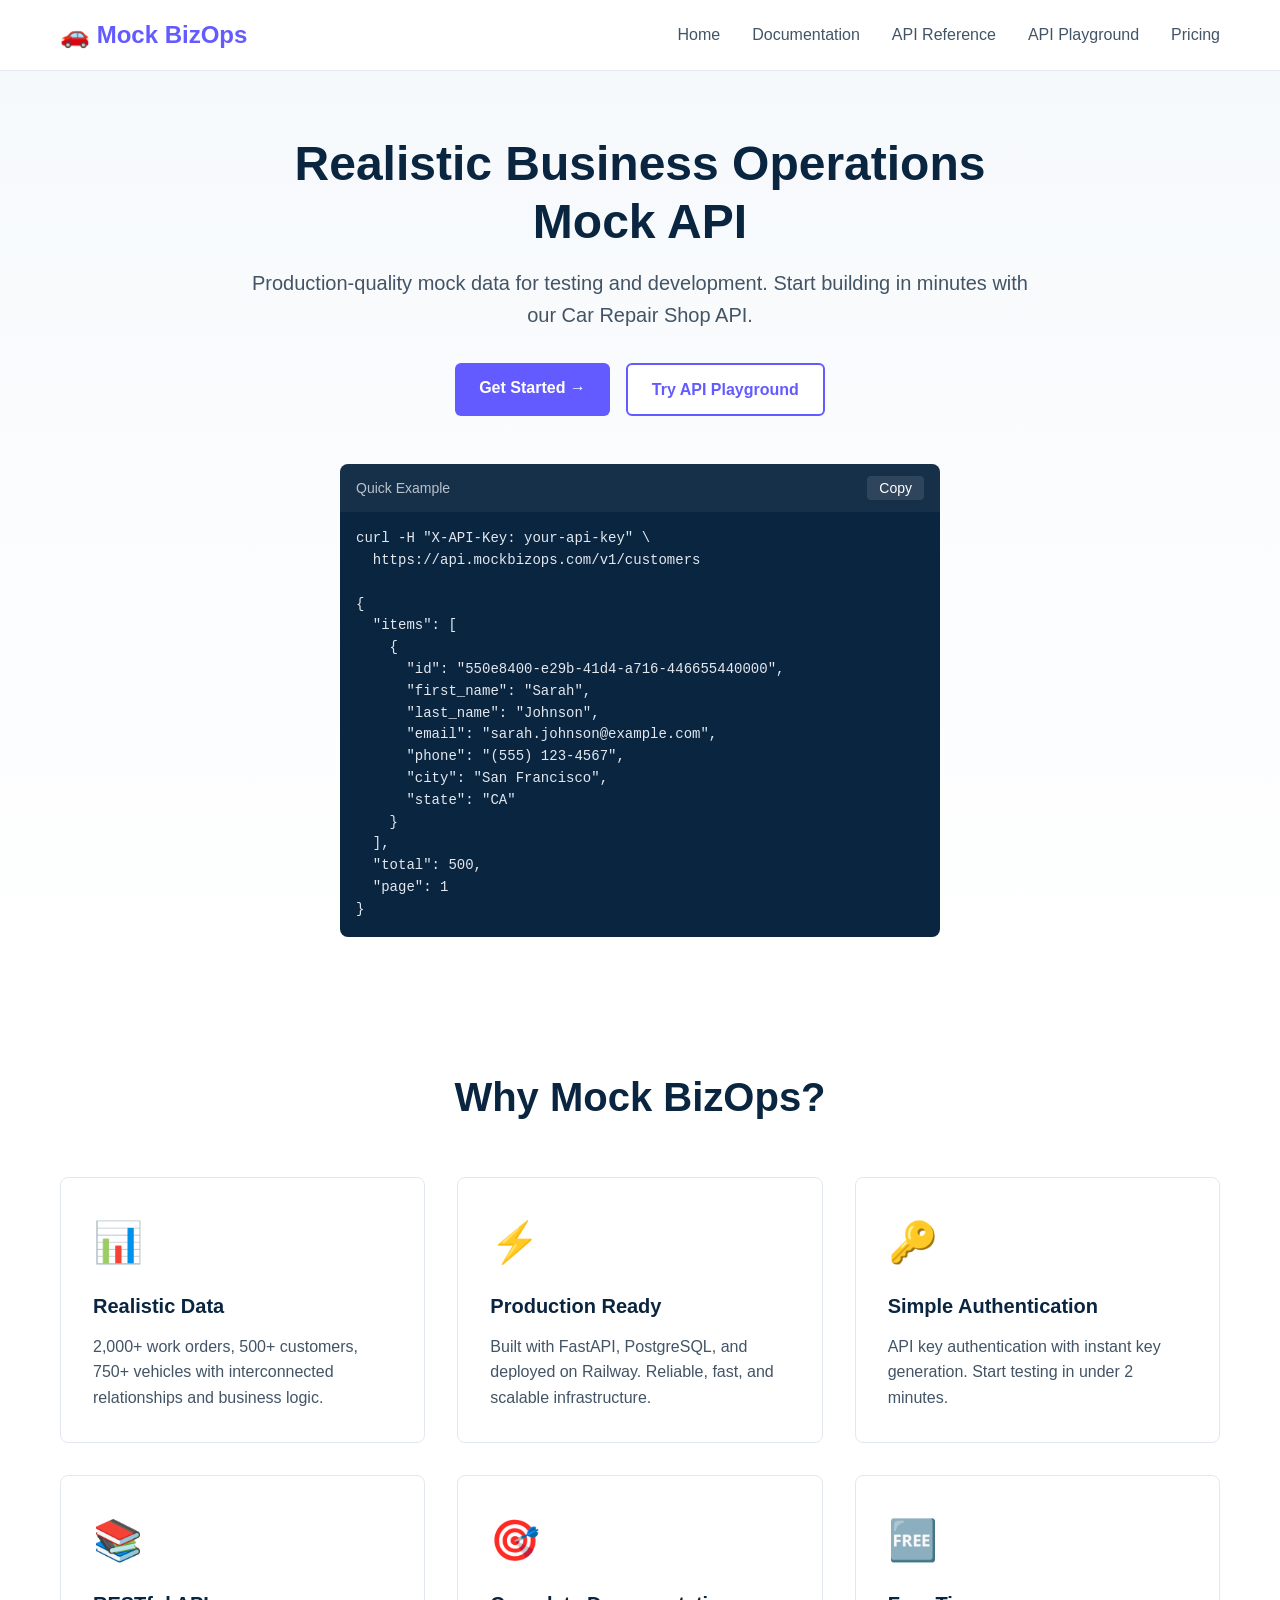
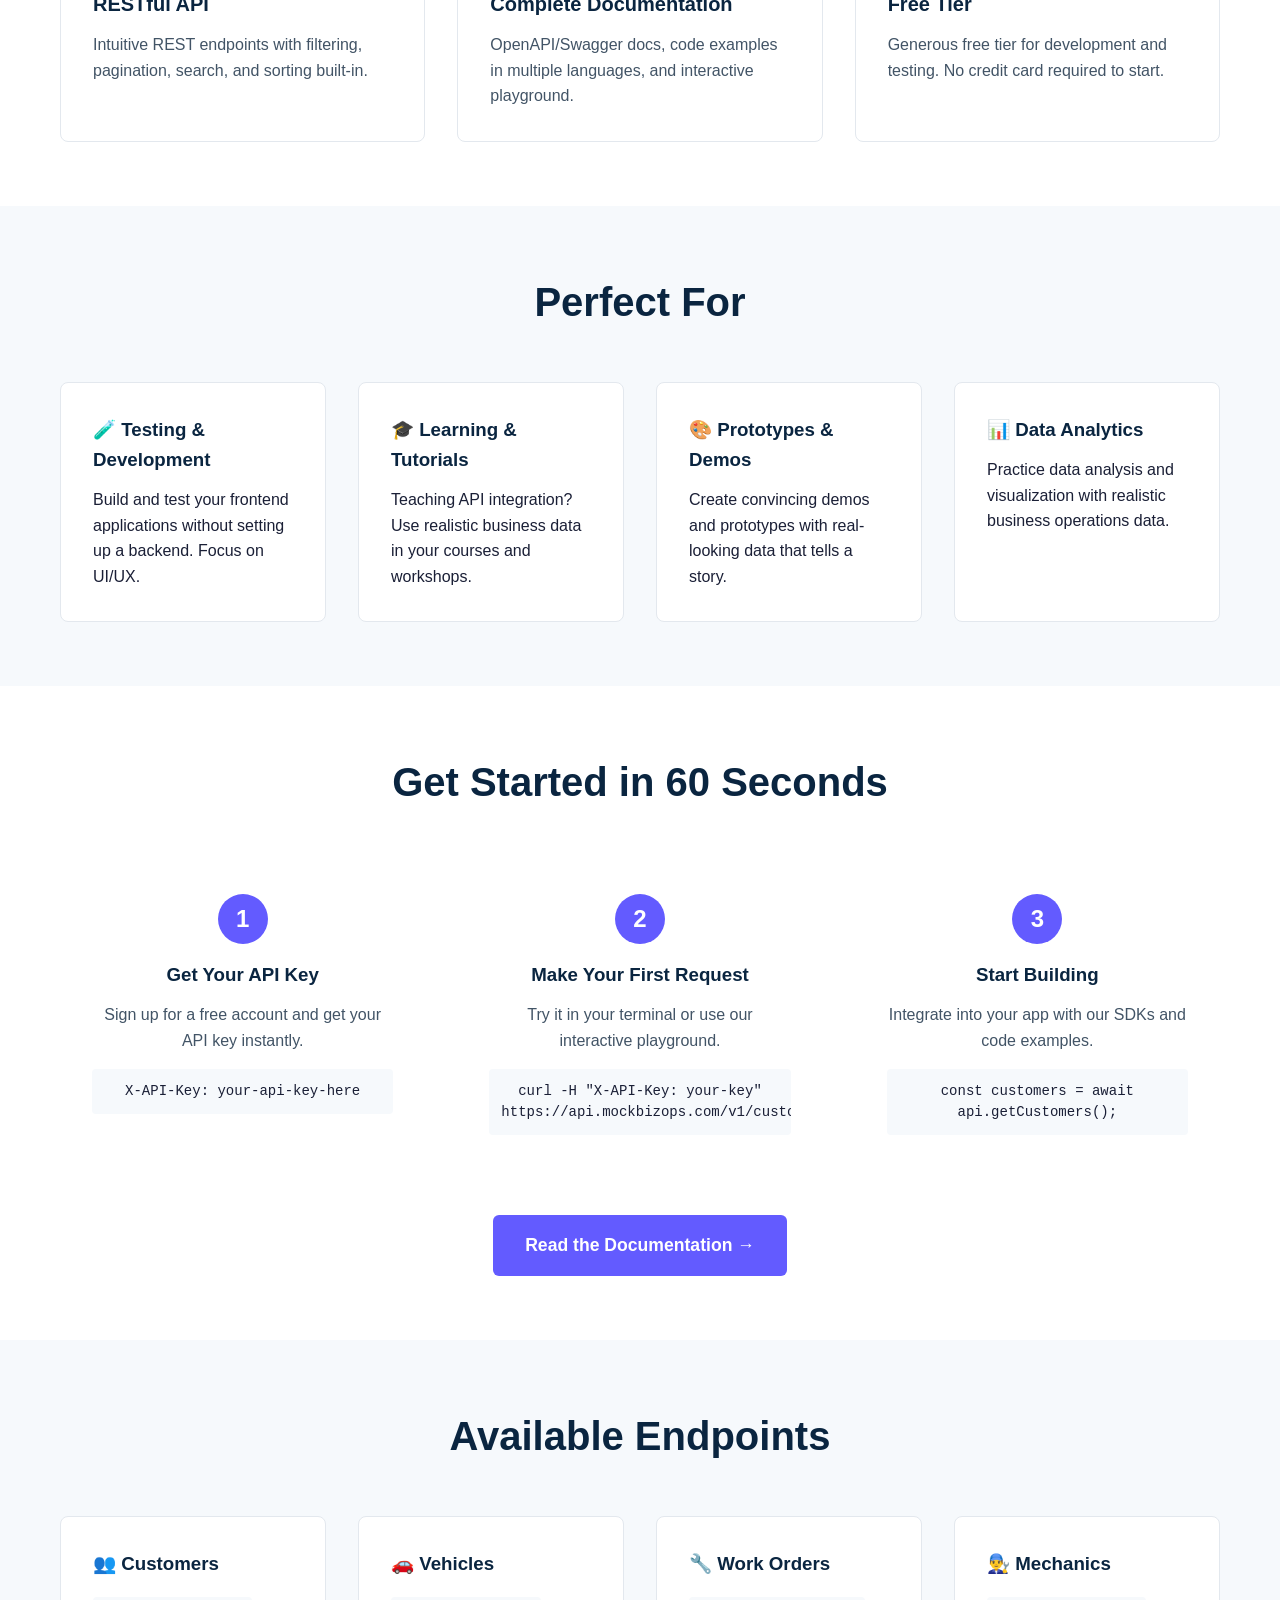
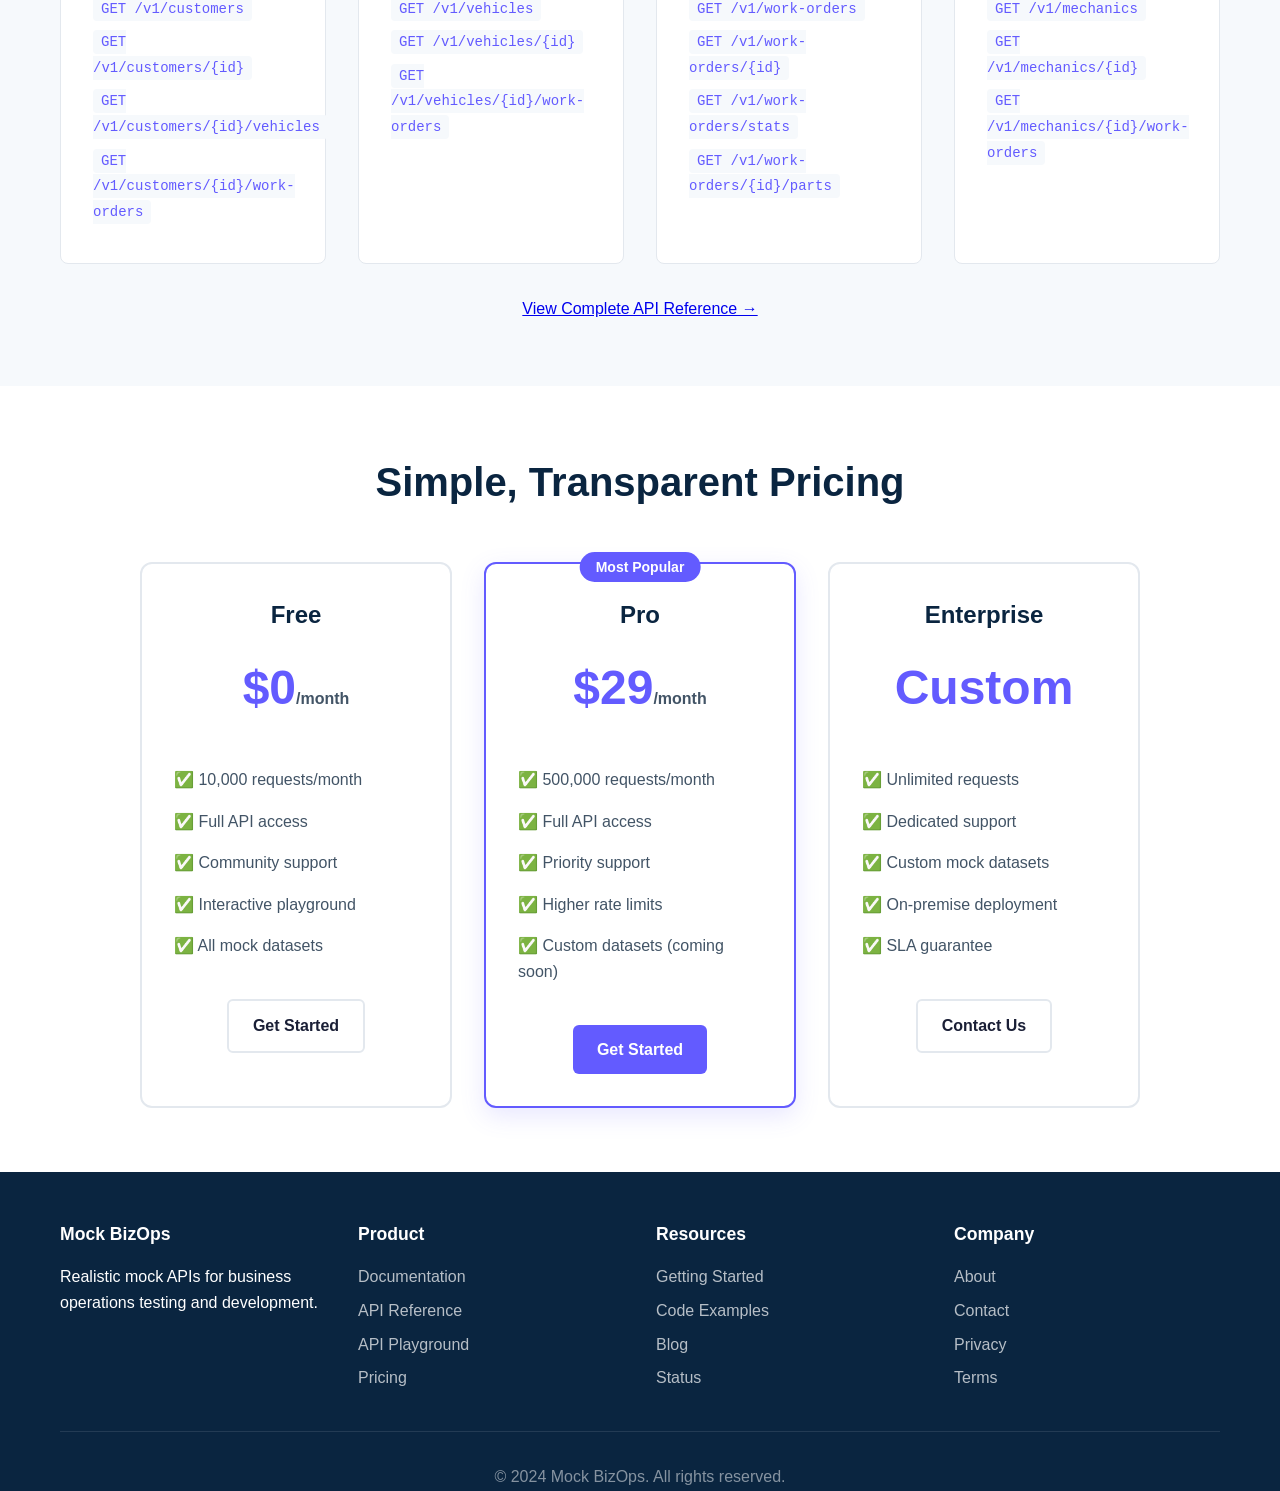
<file: docs-site/index.html>
<!DOCTYPE html>
<html lang="en">
<head>
    <meta charset="UTF-8">
    <meta name="viewport" content="width=device-width, initial-scale=1.0">
    <title>Mock BizOps - Car Repair Shop API</title>
    <link rel="stylesheet" href="css/style.css">
</head>
<body>
    <nav class="navbar">
        <div class="container">
            <div class="nav-brand">
                <h2>🚗 Mock BizOps</h2>
            </div>
            <ul class="nav-links">
                <li><a href="index.html">Home</a></li>
                <li><a href="docs.html">Documentation</a></li>
                <li><a href="api-reference.html">API Reference</a></li>
                <li><a href="playground.html">API Playground</a></li>
                <li><a href="#pricing">Pricing</a></li>
            </ul>
        </div>
    </nav>

    <header class="hero">
        <div class="container">
            <div class="hero-content">
                <h1>Realistic Business Operations Mock API</h1>
                <p class="subtitle">Production-quality mock data for testing and development. Start building in minutes with our Car Repair Shop API.</p>
                <div class="cta-buttons">
                    <a href="docs.html" class="btn btn-primary">Get Started →</a>
                    <a href="playground.html" class="btn btn-secondary">Try API Playground</a>
                </div>

                <div class="code-preview">
                    <div class="code-header">
                        <span>Quick Example</span>
                        <button class="copy-btn" onclick="copyCode('hero-code')">Copy</button>
                    </div>
                    <pre><code id="hero-code">curl -H "X-API-Key: your-api-key" \
  https://api.mockbizops.com/v1/customers

{
  "items": [
    {
      "id": "550e8400-e29b-41d4-a716-446655440000",
      "first_name": "Sarah",
      "last_name": "Johnson",
      "email": "sarah.johnson@example.com",
      "phone": "(555) 123-4567",
      "city": "San Francisco",
      "state": "CA"
    }
  ],
  "total": 500,
  "page": 1
}</code></pre>
                </div>
            </div>
        </div>
    </header>

    <section class="features">
        <div class="container">
            <h2>Why Mock BizOps?</h2>
            <div class="feature-grid">
                <div class="feature-card">
                    <div class="feature-icon">📊</div>
                    <h3>Realistic Data</h3>
                    <p>2,000+ work orders, 500+ customers, 750+ vehicles with interconnected relationships and business logic.</p>
                </div>
                <div class="feature-card">
                    <div class="feature-icon">⚡</div>
                    <h3>Production Ready</h3>
                    <p>Built with FastAPI, PostgreSQL, and deployed on Railway. Reliable, fast, and scalable infrastructure.</p>
                </div>
                <div class="feature-card">
                    <div class="feature-icon">🔑</div>
                    <h3>Simple Authentication</h3>
                    <p>API key authentication with instant key generation. Start testing in under 2 minutes.</p>
                </div>
                <div class="feature-card">
                    <div class="feature-icon">📚</div>
                    <h3>RESTful API</h3>
                    <p>Intuitive REST endpoints with filtering, pagination, search, and sorting built-in.</p>
                </div>
                <div class="feature-card">
                    <div class="feature-icon">🎯</div>
                    <h3>Complete Documentation</h3>
                    <p>OpenAPI/Swagger docs, code examples in multiple languages, and interactive playground.</p>
                </div>
                <div class="feature-card">
                    <div class="feature-icon">🆓</div>
                    <h3>Free Tier</h3>
                    <p>Generous free tier for development and testing. No credit card required to start.</p>
                </div>
            </div>
        </div>
    </section>

    <section class="use-cases">
        <div class="container">
            <h2>Perfect For</h2>
            <div class="use-case-grid">
                <div class="use-case">
                    <h3>🧪 Testing & Development</h3>
                    <p>Build and test your frontend applications without setting up a backend. Focus on UI/UX.</p>
                </div>
                <div class="use-case">
                    <h3>🎓 Learning & Tutorials</h3>
                    <p>Teaching API integration? Use realistic business data in your courses and workshops.</p>
                </div>
                <div class="use-case">
                    <h3>🎨 Prototypes & Demos</h3>
                    <p>Create convincing demos and prototypes with real-looking data that tells a story.</p>
                </div>
                <div class="use-case">
                    <h3>📊 Data Analytics</h3>
                    <p>Practice data analysis and visualization with realistic business operations data.</p>
                </div>
            </div>
        </div>
    </section>

    <section class="quick-start">
        <div class="container">
            <h2>Get Started in 60 Seconds</h2>
            <div class="steps">
                <div class="step">
                    <div class="step-number">1</div>
                    <h3>Get Your API Key</h3>
                    <p>Sign up for a free account and get your API key instantly.</p>
                    <code>X-API-Key: your-api-key-here</code>
                </div>
                <div class="step">
                    <div class="step-number">2</div>
                    <h3>Make Your First Request</h3>
                    <p>Try it in your terminal or use our interactive playground.</p>
                    <code>curl -H "X-API-Key: your-key" https://api.mockbizops.com/v1/customers</code>
                </div>
                <div class="step">
                    <div class="step-number">3</div>
                    <h3>Start Building</h3>
                    <p>Integrate into your app with our SDKs and code examples.</p>
                    <code>const customers = await api.getCustomers();</code>
                </div>
            </div>
            <div class="cta-center">
                <a href="docs.html" class="btn btn-primary btn-large">Read the Documentation →</a>
            </div>
        </div>
    </section>

    <section class="api-preview">
        <div class="container">
            <h2>Available Endpoints</h2>
            <div class="endpoint-grid">
                <div class="endpoint-card">
                    <h3>👥 Customers</h3>
                    <ul>
                        <li><code>GET /v1/customers</code></li>
                        <li><code>GET /v1/customers/{id}</code></li>
                        <li><code>GET /v1/customers/{id}/vehicles</code></li>
                        <li><code>GET /v1/customers/{id}/work-orders</code></li>
                    </ul>
                </div>
                <div class="endpoint-card">
                    <h3>🚗 Vehicles</h3>
                    <ul>
                        <li><code>GET /v1/vehicles</code></li>
                        <li><code>GET /v1/vehicles/{id}</code></li>
                        <li><code>GET /v1/vehicles/{id}/work-orders</code></li>
                    </ul>
                </div>
                <div class="endpoint-card">
                    <h3>🔧 Work Orders</h3>
                    <ul>
                        <li><code>GET /v1/work-orders</code></li>
                        <li><code>GET /v1/work-orders/{id}</code></li>
                        <li><code>GET /v1/work-orders/stats</code></li>
                        <li><code>GET /v1/work-orders/{id}/parts</code></li>
                    </ul>
                </div>
                <div class="endpoint-card">
                    <h3>👨‍🔧 Mechanics</h3>
                    <ul>
                        <li><code>GET /v1/mechanics</code></li>
                        <li><code>GET /v1/mechanics/{id}</code></li>
                        <li><code>GET /v1/mechanics/{id}/work-orders</code></li>
                    </ul>
                </div>
            </div>
            <p class="text-center" style="margin-top: 2rem;">
                <a href="api-reference.html">View Complete API Reference →</a>
            </p>
        </div>
    </section>

    <section id="pricing" class="pricing">
        <div class="container">
            <h2>Simple, Transparent Pricing</h2>
            <div class="pricing-grid">
                <div class="pricing-card">
                    <h3>Free</h3>
                    <div class="price">$0<span>/month</span></div>
                    <ul>
                        <li>✅ 10,000 requests/month</li>
                        <li>✅ Full API access</li>
                        <li>✅ Community support</li>
                        <li>✅ Interactive playground</li>
                        <li>✅ All mock datasets</li>
                    </ul>
                    <a href="docs.html" class="btn btn-outline">Get Started</a>
                </div>
                <div class="pricing-card featured">
                    <div class="badge">Most Popular</div>
                    <h3>Pro</h3>
                    <div class="price">$29<span>/month</span></div>
                    <ul>
                        <li>✅ 500,000 requests/month</li>
                        <li>✅ Full API access</li>
                        <li>✅ Priority support</li>
                        <li>✅ Higher rate limits</li>
                        <li>✅ Custom datasets (coming soon)</li>
                    </ul>
                    <a href="docs.html" class="btn btn-primary">Get Started</a>
                </div>
                <div class="pricing-card">
                    <h3>Enterprise</h3>
                    <div class="price">Custom</div>
                    <ul>
                        <li>✅ Unlimited requests</li>
                        <li>✅ Dedicated support</li>
                        <li>✅ Custom mock datasets</li>
                        <li>✅ On-premise deployment</li>
                        <li>✅ SLA guarantee</li>
                    </ul>
                    <a href="#contact" class="btn btn-outline">Contact Us</a>
                </div>
            </div>
        </div>
    </section>

    <footer class="footer">
        <div class="container">
            <div class="footer-content">
                <div class="footer-section">
                    <h4>Mock BizOps</h4>
                    <p>Realistic mock APIs for business operations testing and development.</p>
                </div>
                <div class="footer-section">
                    <h4>Product</h4>
                    <ul>
                        <li><a href="docs.html">Documentation</a></li>
                        <li><a href="api-reference.html">API Reference</a></li>
                        <li><a href="playground.html">API Playground</a></li>
                        <li><a href="#pricing">Pricing</a></li>
                    </ul>
                </div>
                <div class="footer-section">
                    <h4>Resources</h4>
                    <ul>
                        <li><a href="docs.html">Getting Started</a></li>
                        <li><a href="#">Code Examples</a></li>
                        <li><a href="#">Blog</a></li>
                        <li><a href="#">Status</a></li>
                    </ul>
                </div>
                <div class="footer-section">
                    <h4>Company</h4>
                    <ul>
                        <li><a href="#">About</a></li>
                        <li><a href="#contact">Contact</a></li>
                        <li><a href="#">Privacy</a></li>
                        <li><a href="#">Terms</a></li>
                    </ul>
                </div>
            </div>
            <div class="footer-bottom">
                <p>&copy; 2024 Mock BizOps. All rights reserved.</p>
            </div>
        </div>
    </footer>

    <script src="js/main.js"></script>
</body>
</html>
</file>
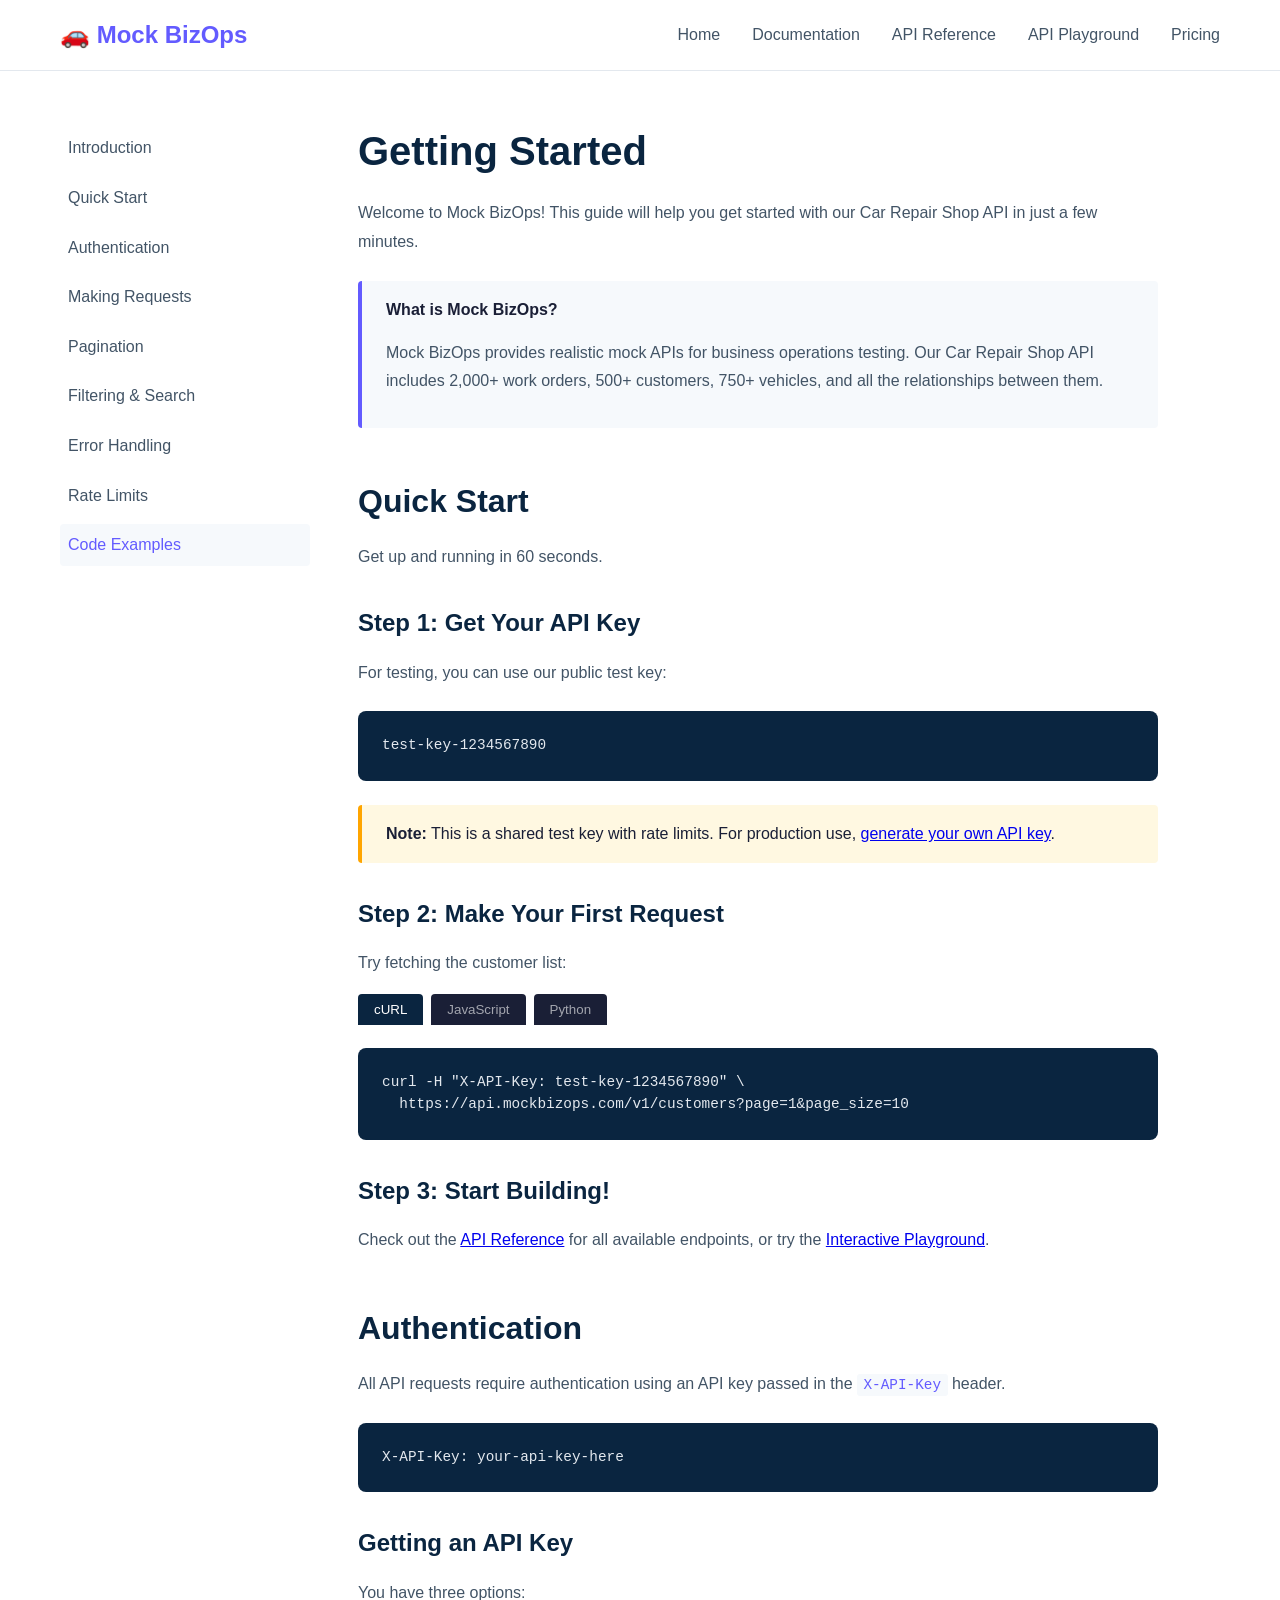
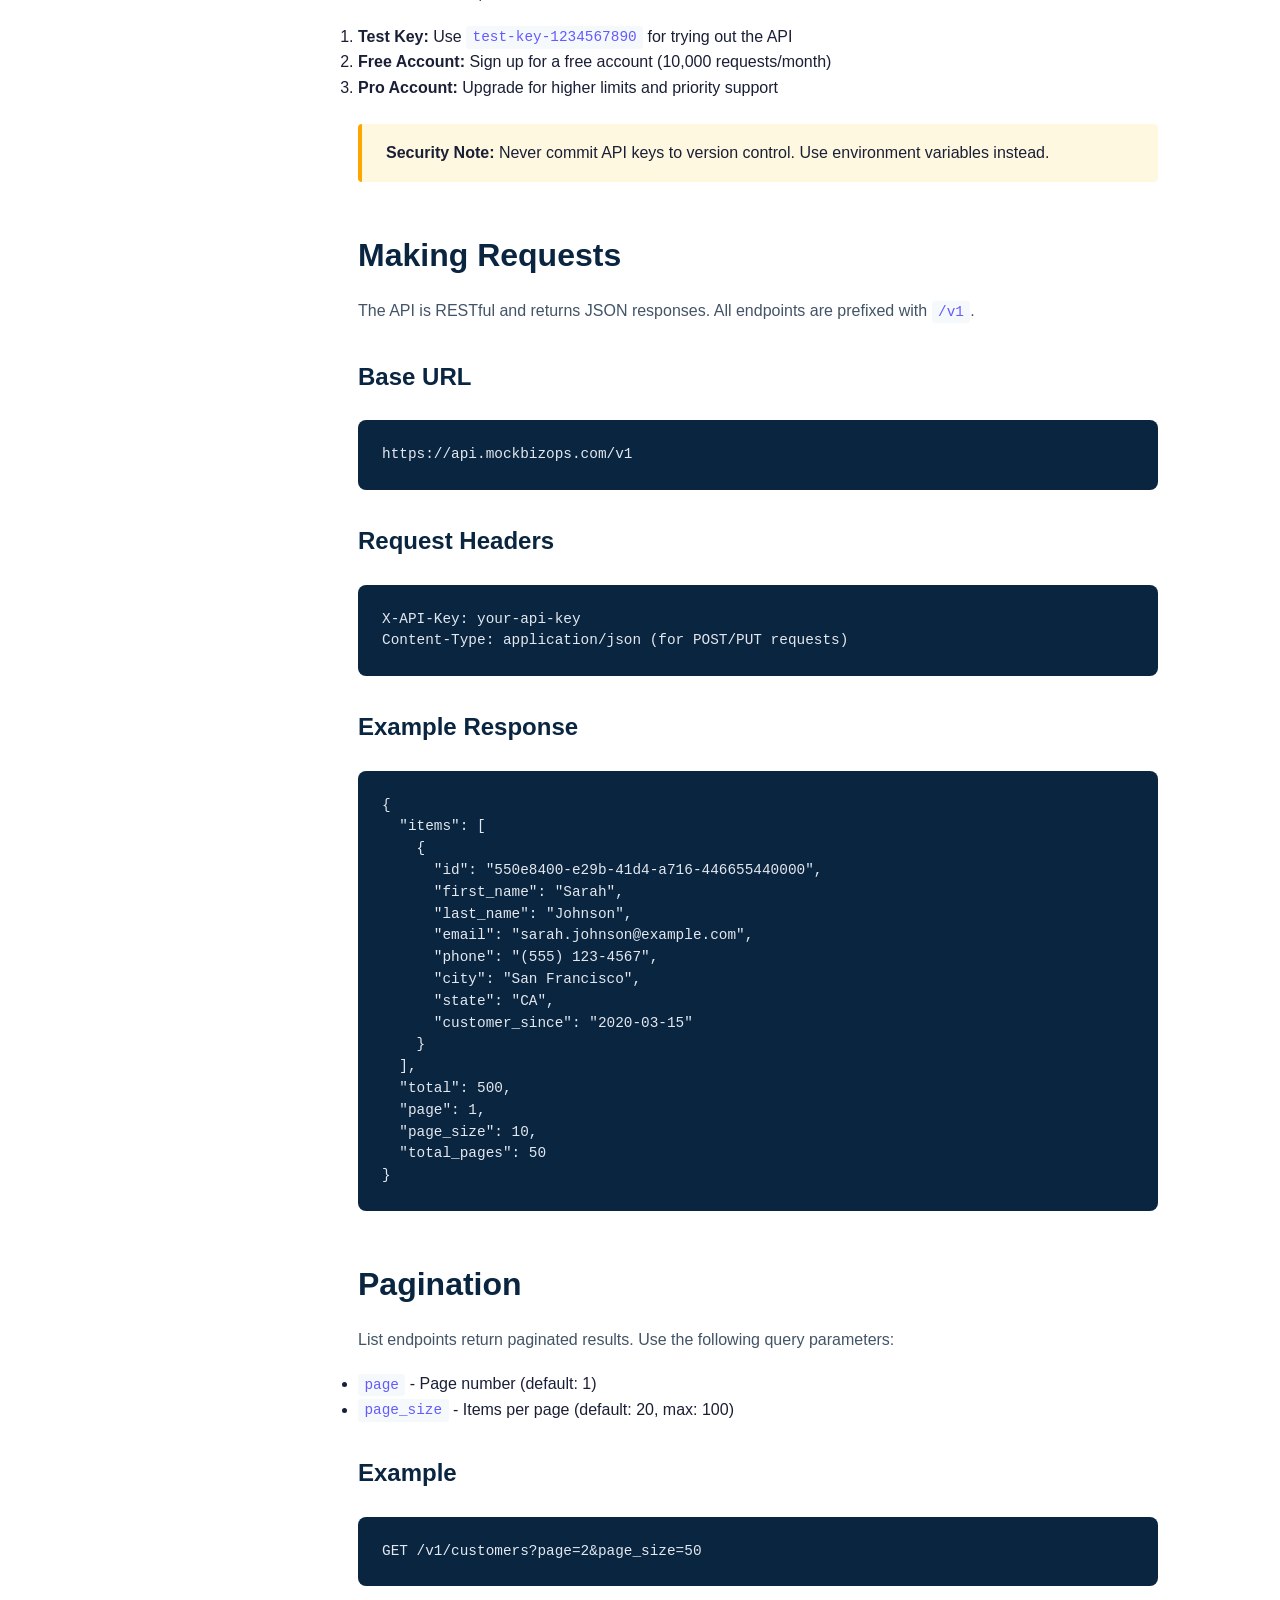
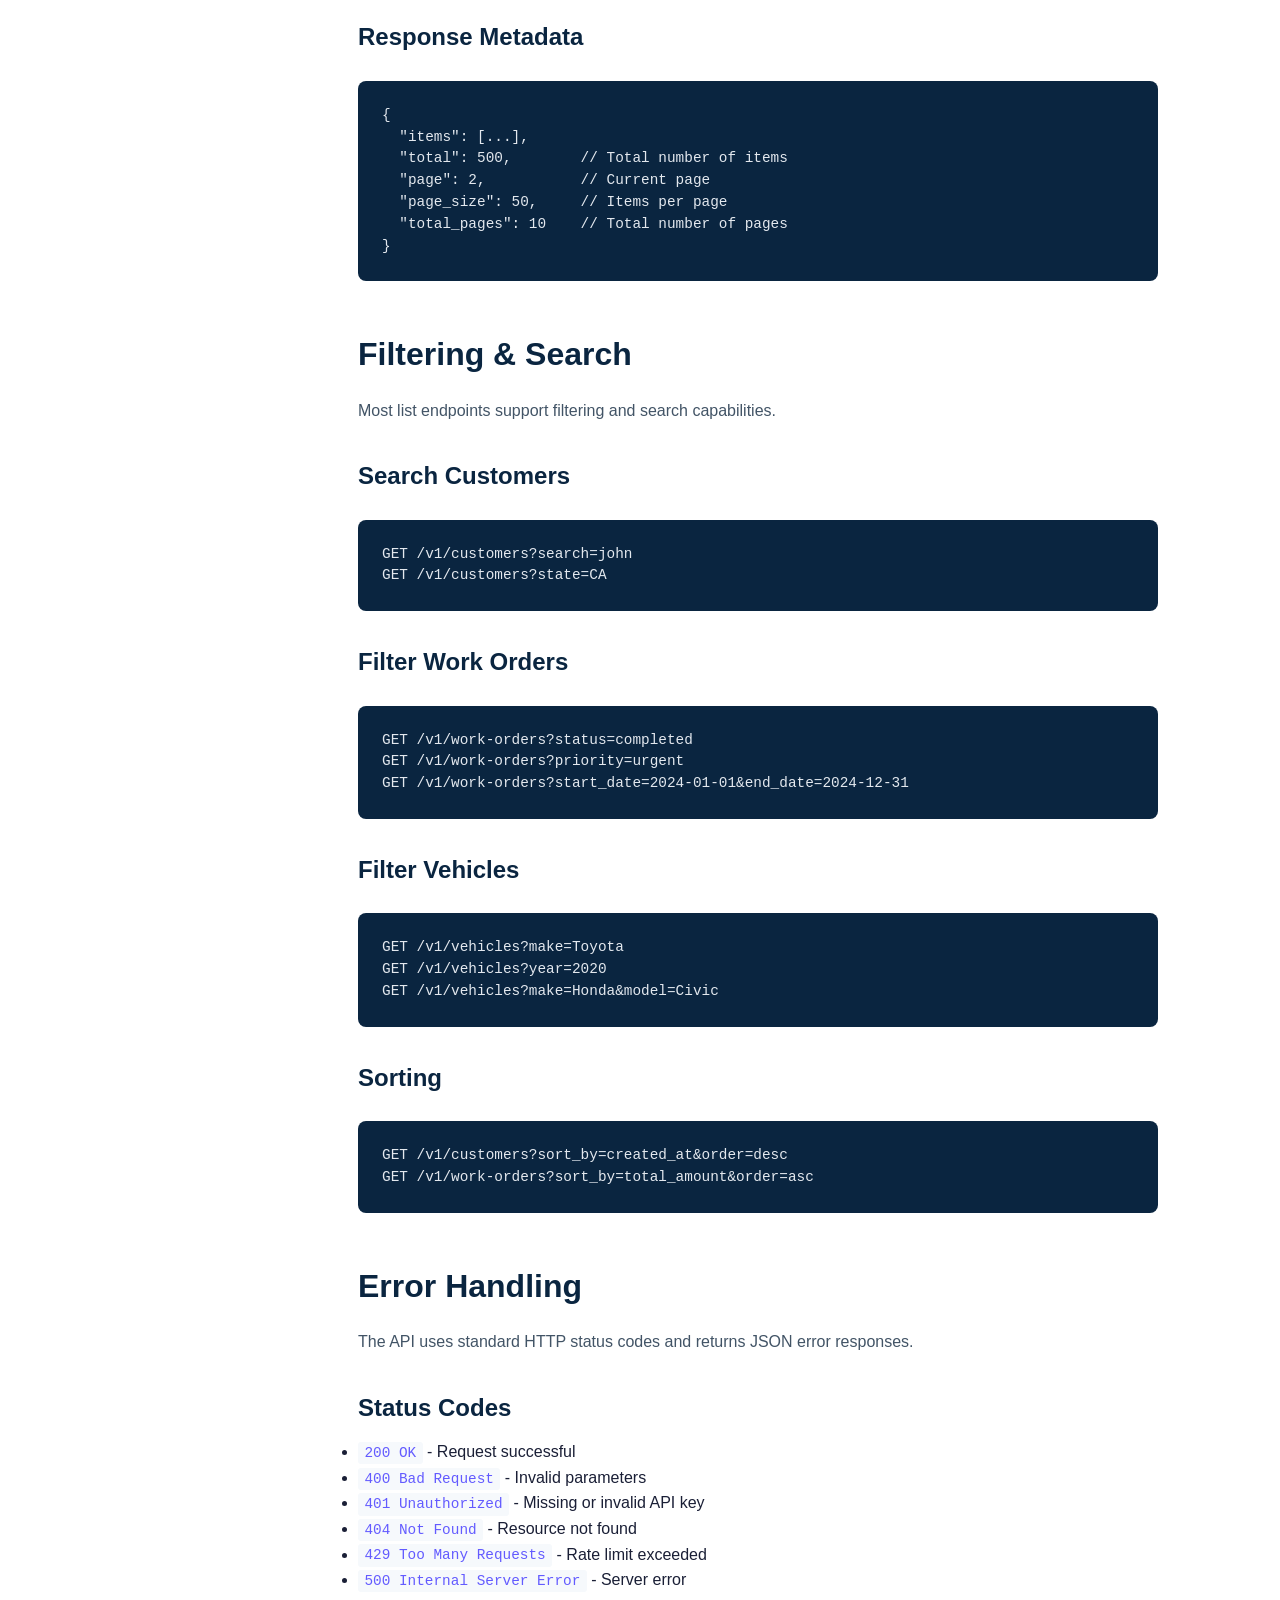
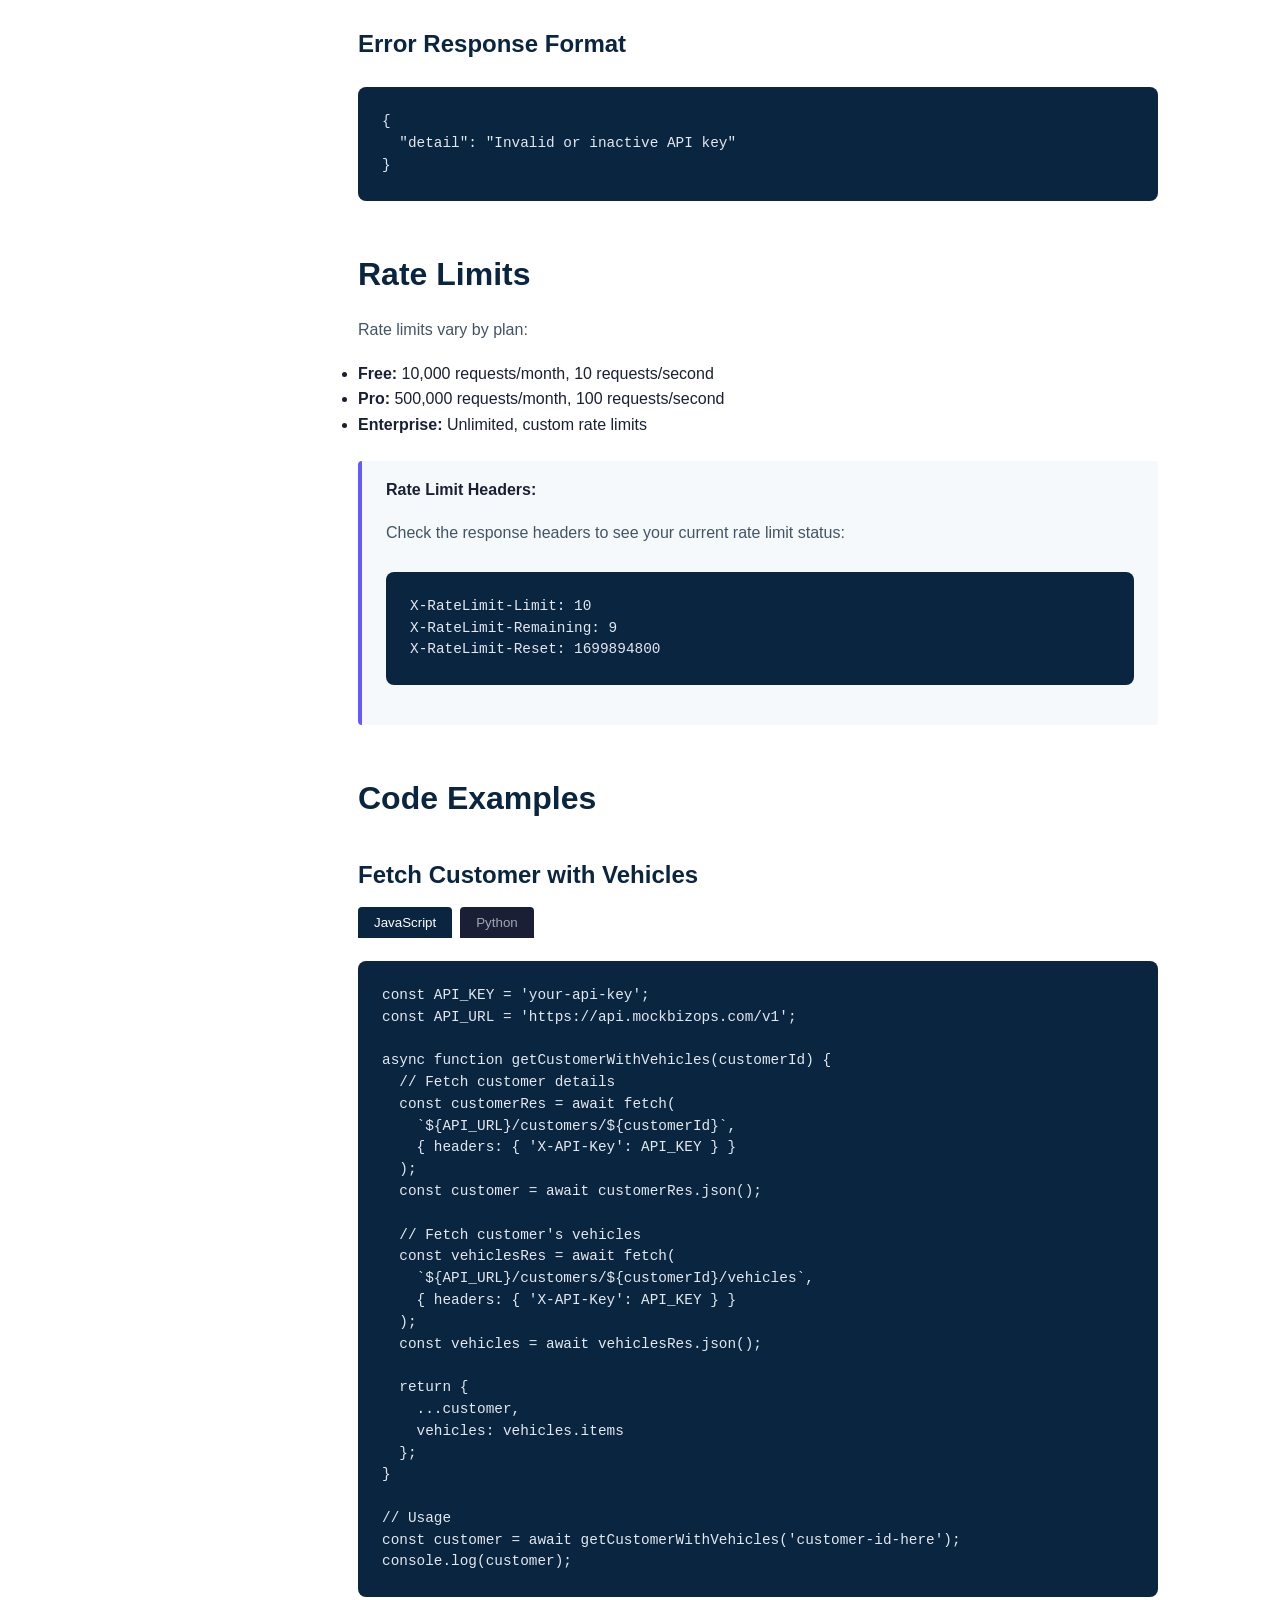
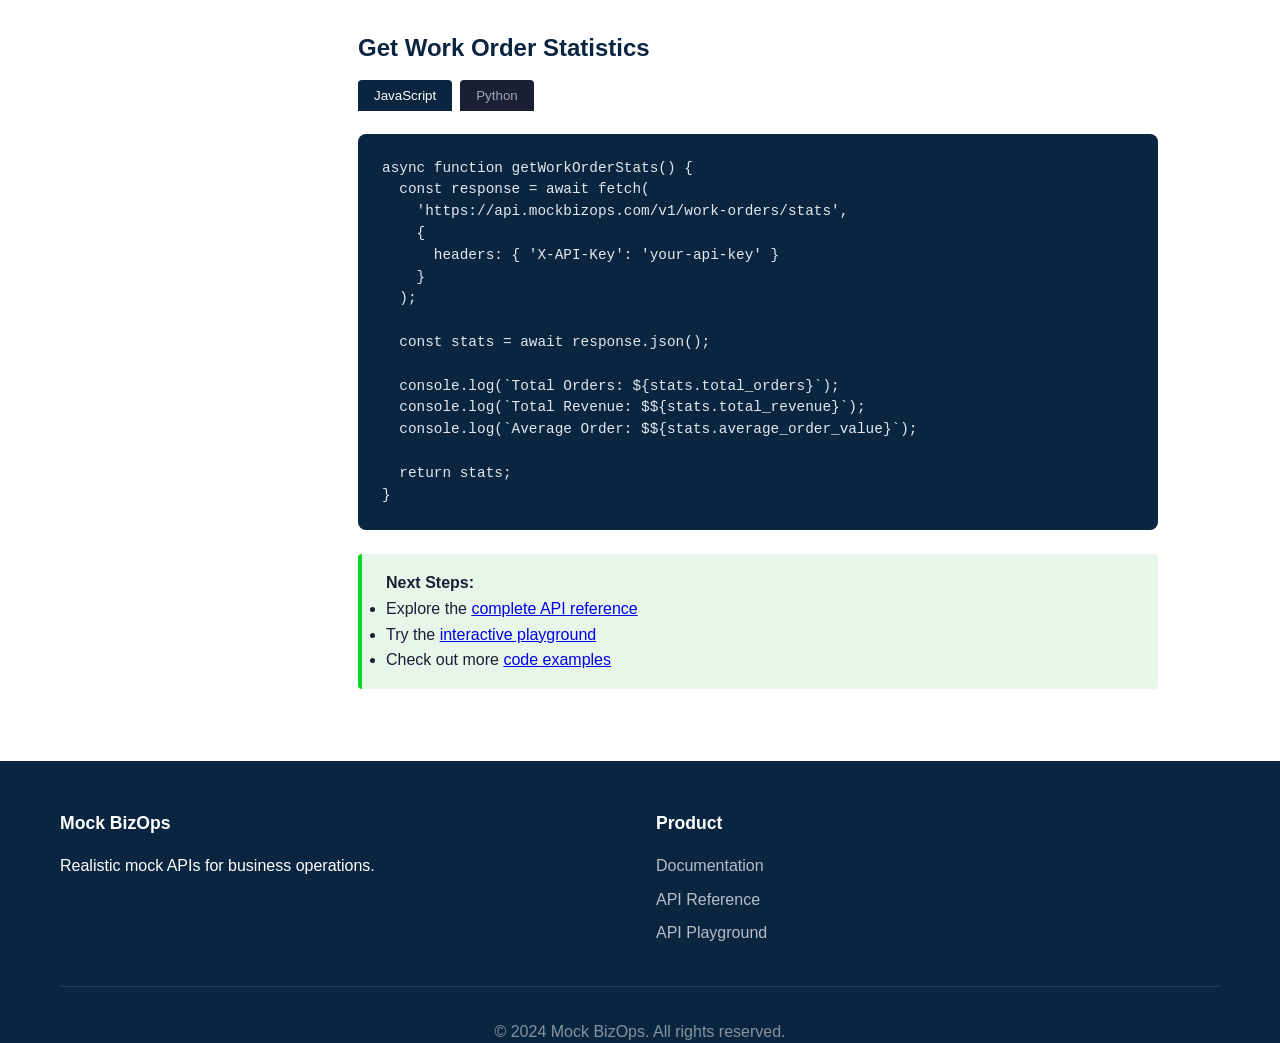
<file: docs-site/docs.html>
<!DOCTYPE html>
<html lang="en">
<head>
    <meta charset="UTF-8">
    <meta name="viewport" content="width=device-width, initial-scale=1.0">
    <title>Documentation - Mock BizOps</title>
    <link rel="stylesheet" href="css/style.css">
    <style>
        .docs-container {
            display: grid;
            grid-template-columns: 250px 1fr;
            gap: 3rem;
            padding: 3rem 0;
            max-width: 1200px;
            margin: 0 auto;
        }

        .sidebar {
            position: sticky;
            top: 80px;
            height: fit-content;
        }

        .sidebar-nav {
            list-style: none;
        }

        .sidebar-nav li {
            margin: 0.5rem 0;
        }

        .sidebar-nav a {
            color: var(--text-light);
            text-decoration: none;
            display: block;
            padding: 0.5rem;
            border-radius: 4px;
            transition: all 0.2s;
        }

        .sidebar-nav a:hover,
        .sidebar-nav a.active {
            background: var(--bg-light);
            color: var(--primary);
        }

        .docs-content {
            max-width: 800px;
        }

        .docs-content h1 {
            font-size: 2.5rem;
            margin-bottom: 1rem;
            color: var(--primary-dark);
        }

        .docs-content h2 {
            font-size: 2rem;
            margin-top: 3rem;
            margin-bottom: 1rem;
            color: var(--primary-dark);
        }

        .docs-content h3 {
            font-size: 1.5rem;
            margin-top: 2rem;
            margin-bottom: 0.75rem;
            color: var(--primary-dark);
        }

        .docs-content p {
            margin: 1rem 0;
            line-height: 1.8;
            color: var(--text-light);
        }

        .docs-content code {
            background: var(--bg-light);
            padding: 0.2rem 0.4rem;
            border-radius: 3px;
            color: var(--primary);
            font-size: 0.9em;
        }

        .docs-content pre {
            background: var(--code-bg);
            padding: 1.5rem;
            border-radius: 8px;
            overflow-x: auto;
            margin: 1.5rem 0;
        }

        .docs-content pre code {
            background: none;
            color: #E3E8EE;
            padding: 0;
        }

        .callout {
            background: var(--bg-light);
            border-left: 4px solid var(--primary);
            padding: 1rem 1.5rem;
            margin: 1.5rem 0;
            border-radius: 4px;
        }

        .callout-warning {
            border-left-color: #FFA500;
            background: #FFF8E1;
        }

        .callout-success {
            border-left-color: var(--success);
            background: #E8F5E9;
        }

        .language-tabs {
            display: flex;
            gap: 0.5rem;
            margin-bottom: -1px;
        }

        .language-tab {
            padding: 0.5rem 1rem;
            background: #1a1f36;
            border: none;
            color: rgba(255,255,255,0.6);
            cursor: pointer;
            border-radius: 4px 4px 0 0;
        }

        .language-tab.active {
            background: var(--code-bg);
            color: white;
        }

        .language-content {
            display: none;
        }

        .language-content.active {
            display: block;
        }

        @media (max-width: 768px) {
            .docs-container {
                grid-template-columns: 1fr;
            }

            .sidebar {
                position: static;
            }
        }
    </style>
</head>
<body>
    <nav class="navbar">
        <div class="container">
            <div class="nav-brand">
                <h2>🚗 Mock BizOps</h2>
            </div>
            <ul class="nav-links">
                <li><a href="index.html">Home</a></li>
                <li><a href="docs.html">Documentation</a></li>
                <li><a href="api-reference.html">API Reference</a></li>
                <li><a href="playground.html">API Playground</a></li>
                <li><a href="index.html#pricing">Pricing</a></li>
            </ul>
        </div>
    </nav>

    <div class="container">
        <div class="docs-container">
            <aside class="sidebar">
                <ul class="sidebar-nav">
                    <li><a href="#introduction" class="active">Introduction</a></li>
                    <li><a href="#quick-start">Quick Start</a></li>
                    <li><a href="#authentication">Authentication</a></li>
                    <li><a href="#making-requests">Making Requests</a></li>
                    <li><a href="#pagination">Pagination</a></li>
                    <li><a href="#filtering">Filtering & Search</a></li>
                    <li><a href="#errors">Error Handling</a></li>
                    <li><a href="#rate-limits">Rate Limits</a></li>
                    <li><a href="#examples">Code Examples</a></li>
                </ul>
            </aside>

            <main class="docs-content">
                <section id="introduction">
                    <h1>Getting Started</h1>
                    <p>Welcome to Mock BizOps! This guide will help you get started with our Car Repair Shop API in just a few minutes.</p>

                    <div class="callout">
                        <strong>What is Mock BizOps?</strong>
                        <p>Mock BizOps provides realistic mock APIs for business operations testing. Our Car Repair Shop API includes 2,000+ work orders, 500+ customers, 750+ vehicles, and all the relationships between them.</p>
                    </div>
                </section>

                <section id="quick-start">
                    <h2>Quick Start</h2>
                    <p>Get up and running in 60 seconds.</p>

                    <h3>Step 1: Get Your API Key</h3>
                    <p>For testing, you can use our public test key:</p>
                    <pre><code>test-key-1234567890</code></pre>

                    <div class="callout-warning callout">
                        <strong>Note:</strong> This is a shared test key with rate limits. For production use, <a href="playground.html">generate your own API key</a>.
                    </div>

                    <h3>Step 2: Make Your First Request</h3>
                    <p>Try fetching the customer list:</p>

                    <div class="language-tabs">
                        <button class="language-tab active" onclick="showLanguage('curl')">cURL</button>
                        <button class="language-tab" onclick="showLanguage('javascript')">JavaScript</button>
                        <button class="language-tab" onclick="showLanguage('python')">Python</button>
                    </div>

                    <div id="curl" class="language-content active">
                        <pre><code>curl -H "X-API-Key: test-key-1234567890" \
  https://api.mockbizops.com/v1/customers?page=1&page_size=10</code></pre>
                    </div>

                    <div id="javascript" class="language-content">
                        <pre><code>const response = await fetch('https://api.mockbizops.com/v1/customers?page=1&page_size=10', {
  headers: {
    'X-API-Key': 'test-key-1234567890'
  }
});

const data = await response.json();
console.log(data);</code></pre>
                    </div>

                    <div id="python" class="language-content">
                        <pre><code>import requests

headers = {
    'X-API-Key': 'test-key-1234567890'
}

response = requests.get(
    'https://api.mockbizops.com/v1/customers',
    headers=headers,
    params={'page': 1, 'page_size': 10}
)

data = response.json()
print(data)</code></pre>
                    </div>

                    <h3>Step 3: Start Building!</h3>
                    <p>Check out the <a href="api-reference.html">API Reference</a> for all available endpoints, or try the <a href="playground.html">Interactive Playground</a>.</p>
                </section>

                <section id="authentication">
                    <h2>Authentication</h2>
                    <p>All API requests require authentication using an API key passed in the <code>X-API-Key</code> header.</p>

                    <pre><code>X-API-Key: your-api-key-here</code></pre>

                    <h3>Getting an API Key</h3>
                    <p>You have three options:</p>
                    <ol>
                        <li><strong>Test Key:</strong> Use <code>test-key-1234567890</code> for trying out the API</li>
                        <li><strong>Free Account:</strong> Sign up for a free account (10,000 requests/month)</li>
                        <li><strong>Pro Account:</strong> Upgrade for higher limits and priority support</li>
                    </ol>

                    <div class="callout-warning callout">
                        <strong>Security Note:</strong> Never commit API keys to version control. Use environment variables instead.
                    </div>
                </section>

                <section id="making-requests">
                    <h2>Making Requests</h2>
                    <p>The API is RESTful and returns JSON responses. All endpoints are prefixed with <code>/v1</code>.</p>

                    <h3>Base URL</h3>
                    <pre><code>https://api.mockbizops.com/v1</code></pre>

                    <h3>Request Headers</h3>
                    <pre><code>X-API-Key: your-api-key
Content-Type: application/json (for POST/PUT requests)</code></pre>

                    <h3>Example Response</h3>
                    <pre><code>{
  "items": [
    {
      "id": "550e8400-e29b-41d4-a716-446655440000",
      "first_name": "Sarah",
      "last_name": "Johnson",
      "email": "sarah.johnson@example.com",
      "phone": "(555) 123-4567",
      "city": "San Francisco",
      "state": "CA",
      "customer_since": "2020-03-15"
    }
  ],
  "total": 500,
  "page": 1,
  "page_size": 10,
  "total_pages": 50
}</code></pre>
                </section>

                <section id="pagination">
                    <h2>Pagination</h2>
                    <p>List endpoints return paginated results. Use the following query parameters:</p>

                    <ul>
                        <li><code>page</code> - Page number (default: 1)</li>
                        <li><code>page_size</code> - Items per page (default: 20, max: 100)</li>
                    </ul>

                    <h3>Example</h3>
                    <pre><code>GET /v1/customers?page=2&page_size=50</code></pre>

                    <h3>Response Metadata</h3>
                    <pre><code>{
  "items": [...],
  "total": 500,        // Total number of items
  "page": 2,           // Current page
  "page_size": 50,     // Items per page
  "total_pages": 10    // Total number of pages
}</code></pre>
                </section>

                <section id="filtering">
                    <h2>Filtering & Search</h2>
                    <p>Most list endpoints support filtering and search capabilities.</p>

                    <h3>Search Customers</h3>
                    <pre><code>GET /v1/customers?search=john
GET /v1/customers?state=CA</code></pre>

                    <h3>Filter Work Orders</h3>
                    <pre><code>GET /v1/work-orders?status=completed
GET /v1/work-orders?priority=urgent
GET /v1/work-orders?start_date=2024-01-01&end_date=2024-12-31</code></pre>

                    <h3>Filter Vehicles</h3>
                    <pre><code>GET /v1/vehicles?make=Toyota
GET /v1/vehicles?year=2020
GET /v1/vehicles?make=Honda&model=Civic</code></pre>

                    <h3>Sorting</h3>
                    <pre><code>GET /v1/customers?sort_by=created_at&order=desc
GET /v1/work-orders?sort_by=total_amount&order=asc</code></pre>
                </section>

                <section id="errors">
                    <h2>Error Handling</h2>
                    <p>The API uses standard HTTP status codes and returns JSON error responses.</p>

                    <h3>Status Codes</h3>
                    <ul>
                        <li><code>200 OK</code> - Request successful</li>
                        <li><code>400 Bad Request</code> - Invalid parameters</li>
                        <li><code>401 Unauthorized</code> - Missing or invalid API key</li>
                        <li><code>404 Not Found</code> - Resource not found</li>
                        <li><code>429 Too Many Requests</code> - Rate limit exceeded</li>
                        <li><code>500 Internal Server Error</code> - Server error</li>
                    </ul>

                    <h3>Error Response Format</h3>
                    <pre><code>{
  "detail": "Invalid or inactive API key"
}</code></pre>
                </section>

                <section id="rate-limits">
                    <h2>Rate Limits</h2>
                    <p>Rate limits vary by plan:</p>

                    <ul>
                        <li><strong>Free:</strong> 10,000 requests/month, 10 requests/second</li>
                        <li><strong>Pro:</strong> 500,000 requests/month, 100 requests/second</li>
                        <li><strong>Enterprise:</strong> Unlimited, custom rate limits</li>
                    </ul>

                    <div class="callout">
                        <strong>Rate Limit Headers:</strong>
                        <p>Check the response headers to see your current rate limit status:</p>
                        <pre><code>X-RateLimit-Limit: 10
X-RateLimit-Remaining: 9
X-RateLimit-Reset: 1699894800</code></pre>
                    </div>
                </section>

                <section id="examples">
                    <h2>Code Examples</h2>

                    <h3>Fetch Customer with Vehicles</h3>
                    <div class="language-tabs">
                        <button class="language-tab active" onclick="showExample('ex1-js')">JavaScript</button>
                        <button class="language-tab" onclick="showExample('ex1-py')">Python</button>
                    </div>

                    <div id="ex1-js" class="language-content active">
                        <pre><code>const API_KEY = 'your-api-key';
const API_URL = 'https://api.mockbizops.com/v1';

async function getCustomerWithVehicles(customerId) {
  // Fetch customer details
  const customerRes = await fetch(
    `${API_URL}/customers/${customerId}`,
    { headers: { 'X-API-Key': API_KEY } }
  );
  const customer = await customerRes.json();

  // Fetch customer's vehicles
  const vehiclesRes = await fetch(
    `${API_URL}/customers/${customerId}/vehicles`,
    { headers: { 'X-API-Key': API_KEY } }
  );
  const vehicles = await vehiclesRes.json();

  return {
    ...customer,
    vehicles: vehicles.items
  };
}

// Usage
const customer = await getCustomerWithVehicles('customer-id-here');
console.log(customer);</code></pre>
                    </div>

                    <div id="ex1-py" class="language-content">
                        <pre><code>import requests

API_KEY = 'your-api-key'
API_URL = 'https://api.mockbizops.com/v1'

def get_customer_with_vehicles(customer_id):
    headers = {'X-API-Key': API_KEY}

    # Fetch customer details
    customer_res = requests.get(
        f'{API_URL}/customers/{customer_id}',
        headers=headers
    )
    customer = customer_res.json()

    # Fetch customer's vehicles
    vehicles_res = requests.get(
        f'{API_URL}/customers/{customer_id}/vehicles',
        headers=headers
    )
    vehicles = vehicles_res.json()

    return {
        **customer,
        'vehicles': vehicles['items']
    }

# Usage
customer = get_customer_with_vehicles('customer-id-here')
print(customer)</code></pre>
                    </div>

                    <h3>Get Work Order Statistics</h3>
                    <div class="language-tabs">
                        <button class="language-tab active" onclick="showExample('ex2-js')">JavaScript</button>
                        <button class="language-tab" onclick="showExample('ex2-py')">Python</button>
                    </div>

                    <div id="ex2-js" class="language-content active">
                        <pre><code>async function getWorkOrderStats() {
  const response = await fetch(
    'https://api.mockbizops.com/v1/work-orders/stats',
    {
      headers: { 'X-API-Key': 'your-api-key' }
    }
  );

  const stats = await response.json();

  console.log(`Total Orders: ${stats.total_orders}`);
  console.log(`Total Revenue: $${stats.total_revenue}`);
  console.log(`Average Order: $${stats.average_order_value}`);

  return stats;
}</code></pre>
                    </div>

                    <div id="ex2-py" class="language-content">
                        <pre><code>import requests

def get_work_order_stats():
    response = requests.get(
        'https://api.mockbizops.com/v1/work-orders/stats',
        headers={'X-API-Key': 'your-api-key'}
    )

    stats = response.json()

    print(f"Total Orders: {stats['total_orders']}")
    print(f"Total Revenue: ${stats['total_revenue']}")
    print(f"Average Order: ${stats['average_order_value']}")

    return stats</code></pre>
                    </div>

                    <div class="callout-success callout">
                        <strong>Next Steps:</strong>
                        <ul>
                            <li>Explore the <a href="api-reference.html">complete API reference</a></li>
                            <li>Try the <a href="playground.html">interactive playground</a></li>
                            <li>Check out more <a href="#examples">code examples</a></li>
                        </ul>
                    </div>
                </section>
            </main>
        </div>
    </div>

    <footer class="footer">
        <div class="container">
            <div class="footer-content">
                <div class="footer-section">
                    <h4>Mock BizOps</h4>
                    <p>Realistic mock APIs for business operations.</p>
                </div>
                <div class="footer-section">
                    <h4>Product</h4>
                    <ul>
                        <li><a href="docs.html">Documentation</a></li>
                        <li><a href="api-reference.html">API Reference</a></li>
                        <li><a href="playground.html">API Playground</a></li>
                    </ul>
                </div>
            </div>
            <div class="footer-bottom">
                <p>&copy; 2024 Mock BizOps. All rights reserved.</p>
            </div>
        </div>
    </footer>

    <script src="js/main.js"></script>
    <script>
        function showLanguage(lang) {
            document.querySelectorAll('.language-tab').forEach(tab => {
                tab.classList.remove('active');
            });
            document.querySelectorAll('.language-content').forEach(content => {
                content.classList.remove('active');
            });

            event.target.classList.add('active');
            document.getElementById(lang).classList.add('active');
        }

        function showExample(exampleId) {
            const parent = event.target.closest('div').nextElementSibling;
            parent.querySelectorAll('.language-content').forEach(content => {
                content.classList.remove('active');
            });
            parent.querySelector('.language-tab').forEach(tab => {
                tab.classList.remove('active');
            });

            event.target.classList.add('active');
            document.getElementById(exampleId).classList.add('active');
        }
    </script>
</body>
</html>
</file>
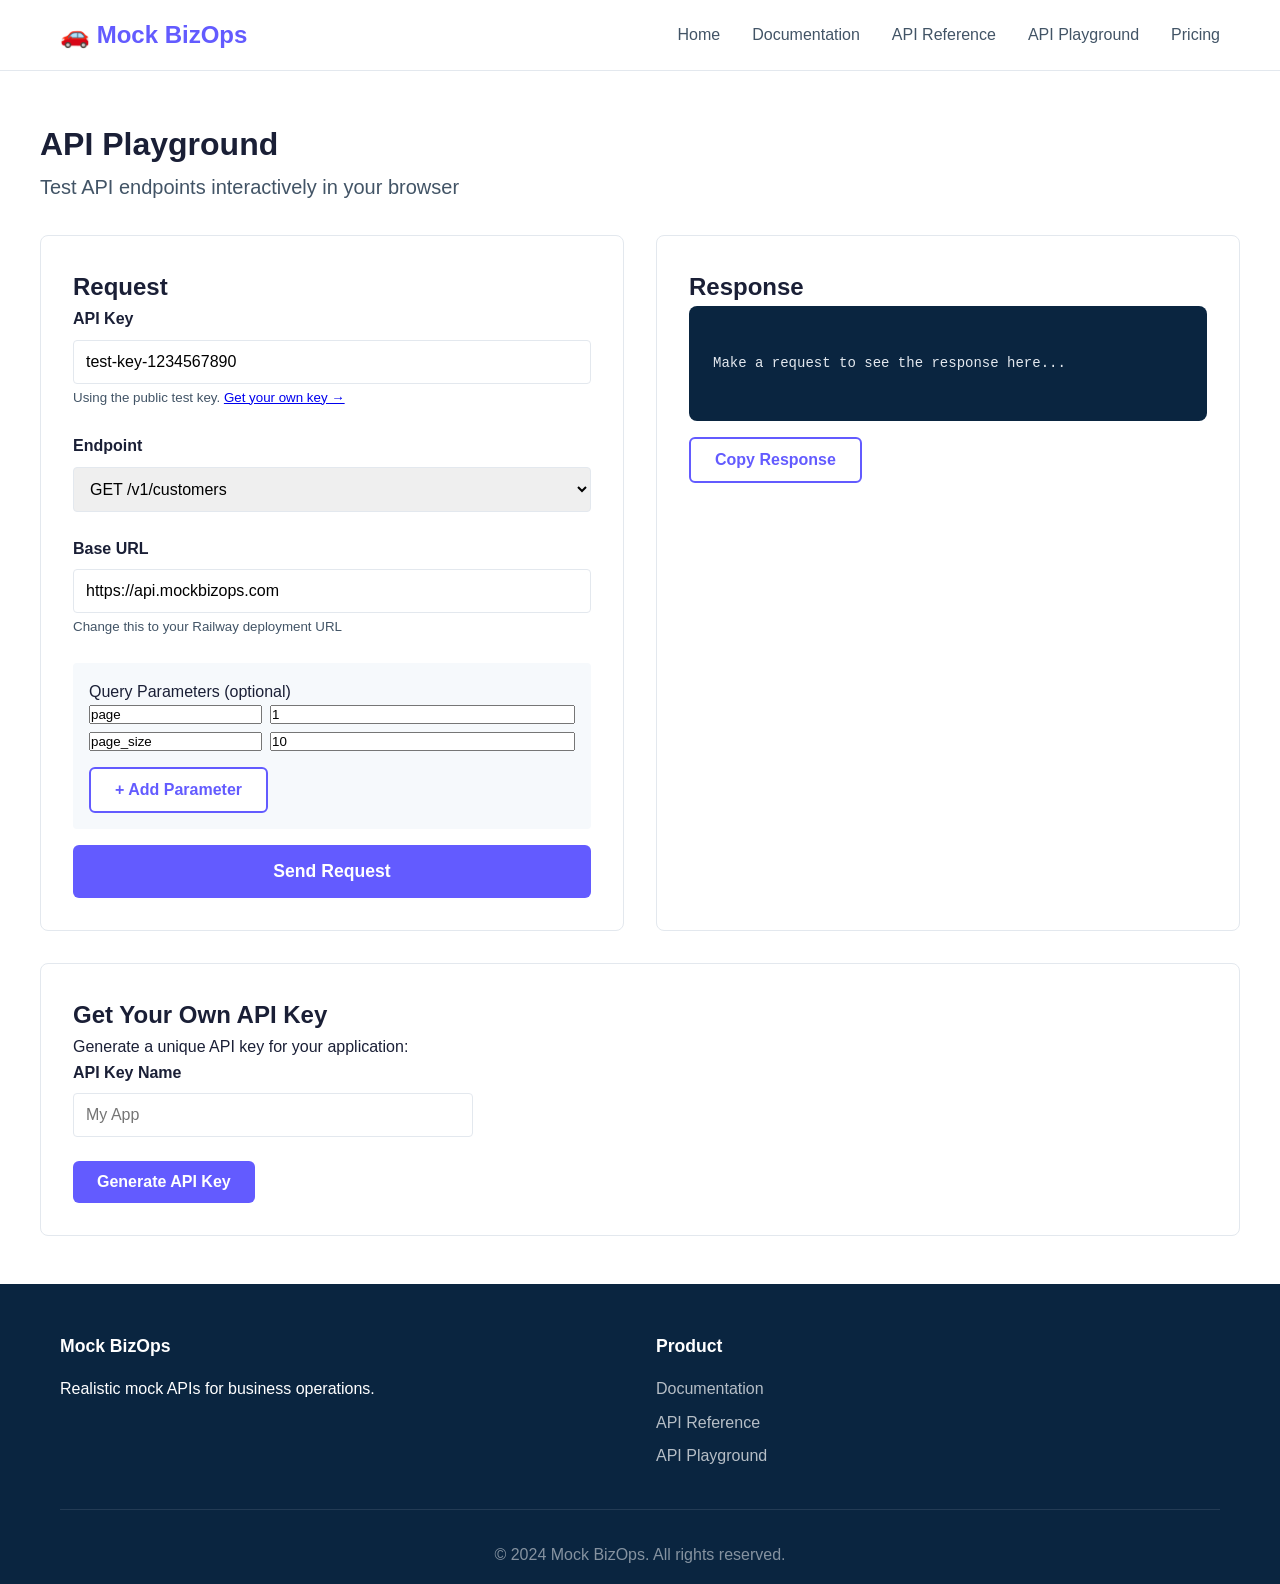
<file: docs-site/playground.html>
<!DOCTYPE html>
<html lang="en">
<head>
    <meta charset="UTF-8">
    <meta name="viewport" content="width=device-width, initial-scale=1.0">
    <title>API Playground - Mock BizOps</title>
    <link rel="stylesheet" href="css/style.css">
    <style>
        .playground-container {
            padding: 3rem 0;
        }

        .playground-grid {
            display: grid;
            grid-template-columns: 1fr 1fr;
            gap: 2rem;
            margin-top: 2rem;
        }

        .playground-panel {
            background: white;
            border: 1px solid var(--border);
            border-radius: 8px;
            padding: 2rem;
        }

        .form-group {
            margin-bottom: 1.5rem;
        }

        .form-group label {
            display: block;
            margin-bottom: 0.5rem;
            font-weight: 600;
            color: var(--text);
        }

        .form-group input,
        .form-group select {
            width: 100%;
            padding: 0.75rem;
            border: 1px solid var(--border);
            border-radius: 4px;
            font-size: 1rem;
        }

        .form-group input:focus,
        .form-group select:focus {
            outline: none;
            border-color: var(--primary);
        }

        .param-group {
            background: var(--bg-light);
            padding: 1rem;
            border-radius: 4px;
            margin-top: 1rem;
        }

        .param-row {
            display: grid;
            grid-template-columns: 1fr 2fr;
            gap: 0.5rem;
            margin-bottom: 0.5rem;
        }

        .response-container {
            background: var(--code-bg);
            color: #E3E8EE;
            padding: 1.5rem;
            border-radius: 8px;
            font-family: 'Monaco', 'Menlo', 'Courier New', monospace;
            font-size: 0.875rem;
            max-height: 600px;
            overflow: auto;
            white-space: pre-wrap;
            word-wrap: break-word;
        }

        .status-badge {
            display: inline-block;
            padding: 0.25rem 0.75rem;
            border-radius: 20px;
            font-size: 0.875rem;
            font-weight: 600;
            margin-left: 0.5rem;
        }

        .status-success {
            background: #d4edda;
            color: #155724;
        }

        .status-error {
            background: #f8d7da;
            color: #721c24;
        }

        .loading {
            opacity: 0.6;
        }

        @media (max-width: 968px) {
            .playground-grid {
                grid-template-columns: 1fr;
            }
        }
    </style>
</head>
<body>
    <nav class="navbar">
        <div class="container">
            <div class="nav-brand">
                <h2>🚗 Mock BizOps</h2>
            </div>
            <ul class="nav-links">
                <li><a href="index.html">Home</a></li>
                <li><a href="docs.html">Documentation</a></li>
                <li><a href="api-reference.html">API Reference</a></li>
                <li><a href="playground.html">API Playground</a></li>
                <li><a href="index.html#pricing">Pricing</a></li>
            </ul>
        </div>
    </nav>

    <div class="container playground-container">
        <h1>API Playground</h1>
        <p class="subtitle">Test API endpoints interactively in your browser</p>

        <div class="playground-grid">
            <div class="playground-panel">
                <h2>Request</h2>

                <div class="form-group">
                    <label for="apiKey">API Key</label>
                    <input type="text" id="apiKey" value="test-key-1234567890" placeholder="your-api-key">
                    <small style="color: var(--text-light);">Using the public test key. <a href="#get-key">Get your own key →</a></small>
                </div>

                <div class="form-group">
                    <label for="endpoint">Endpoint</label>
                    <select id="endpoint" onchange="updateEndpoint()">
                        <optgroup label="Customers">
                            <option value="/v1/customers">GET /v1/customers</option>
                            <option value="/v1/customers/{id}">GET /v1/customers/{id}</option>
                        </optgroup>
                        <optgroup label="Vehicles">
                            <option value="/v1/vehicles">GET /v1/vehicles</option>
                            <option value="/v1/vehicles/{id}">GET /v1/vehicles/{id}</option>
                        </optgroup>
                        <optgroup label="Work Orders">
                            <option value="/v1/work-orders">GET /v1/work-orders</option>
                            <option value="/v1/work-orders/{id}">GET /v1/work-orders/{id}</option>
                            <option value="/v1/work-orders/stats">GET /v1/work-orders/stats</option>
                        </optgroup>
                        <optgroup label="Mechanics">
                            <option value="/v1/mechanics">GET /v1/mechanics</option>
                            <option value="/v1/mechanics/{id}">GET /v1/mechanics/{id}</option>
                        </optgroup>
                        <optgroup label="Parts">
                            <option value="/v1/parts">GET /v1/parts</option>
                        </optgroup>
                    </select>
                </div>

                <div class="form-group">
                    <label for="baseUrl">Base URL</label>
                    <input type="text" id="baseUrl" value="https://api.mockbizops.com" placeholder="https://api.mockbizops.com">
                    <small style="color: var(--text-light);">Change this to your Railway deployment URL</small>
                </div>

                <div id="pathParamsContainer"></div>

                <div class="param-group">
                    <label>Query Parameters (optional)</label>
                    <div id="queryParams">
                        <div class="param-row">
                            <input type="text" placeholder="page" value="page">
                            <input type="text" placeholder="1" value="1">
                        </div>
                        <div class="param-row">
                            <input type="text" placeholder="page_size" value="page_size">
                            <input type="text" placeholder="10" value="10">
                        </div>
                    </div>
                    <button class="btn btn-secondary" style="margin-top: 0.5rem;" onclick="addQueryParam()">+ Add Parameter</button>
                </div>

                <button class="btn btn-primary btn-large" style="width: 100%; margin-top: 1rem;" onclick="makeRequest()">Send Request</button>
            </div>

            <div class="playground-panel">
                <h2>Response <span id="statusBadge"></span></h2>
                <div id="responseContainer" class="response-container">
Make a request to see the response here...
                </div>
                <button class="btn btn-secondary" style="margin-top: 1rem;" onclick="copyResponse()">Copy Response</button>
            </div>
        </div>

        <div class="playground-panel" style="margin-top: 2rem;">
            <h2 id="get-key">Get Your Own API Key</h2>
            <p>Generate a unique API key for your application:</p>

            <div class="form-group" style="max-width: 400px;">
                <label for="keyName">API Key Name</label>
                <input type="text" id="keyName" placeholder="My App">
            </div>

            <button class="btn btn-primary" onclick="generateApiKey()">Generate API Key</button>

            <div id="newKeyContainer" style="display: none; margin-top: 1rem; padding: 1rem; background: var(--bg-light); border-radius: 4px;">
                <p><strong>Your new API key:</strong></p>
                <code id="newKeyValue" style="display: block; padding: 0.75rem; background: white; border-radius: 4px; margin: 0.5rem 0;"></code>
                <p style="color: var(--text-light); font-size: 0.875rem;">⚠️ Save this key securely. You won't be able to see it again.</p>
            </div>
        </div>
    </div>

    <footer class="footer">
        <div class="container">
            <div class="footer-content">
                <div class="footer-section">
                    <h4>Mock BizOps</h4>
                    <p>Realistic mock APIs for business operations.</p>
                </div>
                <div class="footer-section">
                    <h4>Product</h4>
                    <ul>
                        <li><a href="docs.html">Documentation</a></li>
                        <li><a href="api-reference.html">API Reference</a></li>
                        <li><a href="playground.html">API Playground</a></li>
                    </ul>
                </div>
            </div>
            <div class="footer-bottom">
                <p>&copy; 2024 Mock BizOps. All rights reserved.</p>
            </div>
        </div>
    </footer>

    <script src="js/main.js"></script>
    <script>
        let lastResponse = '';

        function updateEndpoint() {
            const endpoint = document.getElementById('endpoint').value;
            const pathParamsContainer = document.getElementById('pathParamsContainer');

            // Check if endpoint has path parameters
            if (endpoint.includes('{')) {
                const params = endpoint.match(/\{(\w+)\}/g);
                pathParamsContainer.innerHTML = '<div class="param-group"><label>Path Parameters</label>';

                params.forEach(param => {
                    const paramName = param.replace(/[{}]/g, '');
                    pathParamsContainer.innerHTML += `
                        <div class="form-group">
                            <label>${paramName}</label>
                            <input type="text" id="path_${paramName}" placeholder="Enter ${paramName}">
                        </div>
                    `;
                });

                pathParamsContainer.innerHTML += '</div>';
            } else {
                pathParamsContainer.innerHTML = '';
            }
        }

        function addQueryParam() {
            const container = document.getElementById('queryParams');
            const newRow = document.createElement('div');
            newRow.className = 'param-row';
            newRow.innerHTML = `
                <input type="text" placeholder="key">
                <input type="text" placeholder="value">
            `;
            container.appendChild(newRow);
        }

        async function makeRequest() {
            const apiKey = document.getElementById('apiKey').value;
            const baseUrl = document.getElementById('baseUrl').value.replace(/\/$/, '');
            let endpoint = document.getElementById('endpoint').value;

            // Replace path parameters
            const pathParams = endpoint.match(/\{(\w+)\}/g);
            if (pathParams) {
                pathParams.forEach(param => {
                    const paramName = param.replace(/[{}]/g, '');
                    const paramValue = document.getElementById(`path_${paramName}`).value;
                    if (paramValue) {
                        endpoint = endpoint.replace(param, paramValue);
                    }
                });
            }

            // Build query parameters
            const queryParamRows = document.querySelectorAll('#queryParams .param-row');
            const queryParams = [];
            queryParamRows.forEach(row => {
                const inputs = row.querySelectorAll('input');
                const key = inputs[0].value.trim();
                const value = inputs[1].value.trim();
                if (key && value) {
                    queryParams.push(`${encodeURIComponent(key)}=${encodeURIComponent(value)}`);
                }
            });

            const queryString = queryParams.length > 0 ? '?' + queryParams.join('&') : '';
            const url = `${baseUrl}${endpoint}${queryString}`;

            const responseContainer = document.getElementById('responseContainer');
            const statusBadge = document.getElementById('statusBadge');

            responseContainer.classList.add('loading');
            responseContainer.textContent = 'Loading...';
            statusBadge.innerHTML = '';

            try {
                const response = await fetch(url, {
                    headers: {
                        'X-API-Key': apiKey
                    }
                });

                const data = await response.json();
                lastResponse = JSON.stringify(data, null, 2);

                responseContainer.textContent = lastResponse;
                responseContainer.classList.remove('loading');

                if (response.ok) {
                    statusBadge.innerHTML = `<span class="status-badge status-success">${response.status} ${response.statusText}</span>`;
                } else {
                    statusBadge.innerHTML = `<span class="status-badge status-error">${response.status} ${response.statusText}</span>`;
                }

            } catch (error) {
                responseContainer.textContent = `Error: ${error.message}`;
                responseContainer.classList.remove('loading');
                statusBadge.innerHTML = '<span class="status-badge status-error">Error</span>';
            }
        }

        function copyResponse() {
            navigator.clipboard.writeText(lastResponse).then(() => {
                const btn = event.target;
                const originalText = btn.textContent;
                btn.textContent = 'Copied!';
                setTimeout(() => {
                    btn.textContent = originalText;
                }, 2000);
            });
        }

        async function generateApiKey() {
            const keyName = document.getElementById('keyName').value || 'My App';
            const baseUrl = document.getElementById('baseUrl').value.replace(/\/$/, '');
            const adminKey = prompt('Enter admin API key:');

            if (!adminKey) return;

            try {
                const response = await fetch(`${baseUrl}/v1/admin/api-keys`, {
                    method: 'POST',
                    headers: {
                        'X-API-Key': adminKey,
                        'Content-Type': 'application/json'
                    },
                    body: JSON.stringify({ name: keyName })
                });

                if (response.ok) {
                    const data = await response.json();
                    document.getElementById('newKeyValue').textContent = data.key;
                    document.getElementById('newKeyContainer').style.display = 'block';
                } else {
                    const error = await response.json();
                    alert(`Error: ${error.detail || 'Failed to generate API key'}`);
                }
            } catch (error) {
                alert(`Error: ${error.message}`);
            }
        }

        // Initialize
        updateEndpoint();
    </script>
</body>
</html>
</file>
<file: docs-site/css/style.css>
/* Reset and Base Styles */
* {
    margin: 0;
    padding: 0;
    box-sizing: border-box;
}

:root {
    --primary: #635BFF;
    --primary-dark: #0A2540;
    --secondary: #00D4FF;
    --success: #00D924;
    --text: #1A1F36;
    --text-light: #425466;
    --bg: #FFFFFF;
    --bg-light: #F6F9FC;
    --border: #E3E8EE;
    --code-bg: #0A2540;
}

body {
    font-family: -apple-system, BlinkMacSystemFont, 'Segoe UI', 'Roboto', 'Helvetica', 'Arial', sans-serif;
    color: var(--text);
    line-height: 1.6;
    background: var(--bg);
}

.container {
    max-width: 1200px;
    margin: 0 auto;
    padding: 0 20px;
}

/* Navigation */
.navbar {
    background: white;
    border-bottom: 1px solid var(--border);
    padding: 1rem 0;
    position: sticky;
    top: 0;
    z-index: 1000;
}

.navbar .container {
    display: flex;
    justify-content: space-between;
    align-items: center;
}

.nav-brand h2 {
    color: var(--primary);
    font-size: 1.5rem;
}

.nav-links {
    display: flex;
    list-style: none;
    gap: 2rem;
}

.nav-links a {
    color: var(--text-light);
    text-decoration: none;
    font-weight: 500;
    transition: color 0.2s;
}

.nav-links a:hover {
    color: var(--primary);
}

/* Hero Section */
.hero {
    padding: 4rem 0;
    background: linear-gradient(180deg, var(--bg-light) 0%, white 100%);
}

.hero-content {
    max-width: 800px;
    margin: 0 auto;
    text-align: center;
}

.hero h1 {
    font-size: 3rem;
    margin-bottom: 1rem;
    color: var(--primary-dark);
    line-height: 1.2;
}

.subtitle {
    font-size: 1.25rem;
    color: var(--text-light);
    margin-bottom: 2rem;
}

.cta-buttons {
    display: flex;
    gap: 1rem;
    justify-content: center;
    margin-bottom: 3rem;
}

/* Buttons */
.btn {
    padding: 0.75rem 1.5rem;
    border-radius: 6px;
    text-decoration: none;
    font-weight: 600;
    display: inline-block;
    transition: all 0.2s;
    border: none;
    cursor: pointer;
    font-size: 1rem;
}

.btn-primary {
    background: var(--primary);
    color: white;
}

.btn-primary:hover {
    background: #5146e5;
    transform: translateY(-1px);
}

.btn-secondary {
    background: white;
    color: var(--primary);
    border: 2px solid var(--primary);
}

.btn-secondary:hover {
    background: var(--bg-light);
}

.btn-outline {
    background: transparent;
    border: 2px solid var(--border);
    color: var(--text);
}

.btn-outline:hover {
    border-color: var(--primary);
    color: var(--primary);
}

.btn-large {
    padding: 1rem 2rem;
    font-size: 1.1rem;
}

/* Code Preview */
.code-preview {
    background: var(--code-bg);
    border-radius: 8px;
    overflow: hidden;
    text-align: left;
    max-width: 600px;
    margin: 0 auto;
}

.code-header {
    display: flex;
    justify-content: space-between;
    align-items: center;
    padding: 0.75rem 1rem;
    background: rgba(255,255,255,0.05);
    color: rgba(255,255,255,0.7);
    font-size: 0.875rem;
}

.copy-btn {
    background: rgba(255,255,255,0.1);
    border: none;
    color: white;
    padding: 0.25rem 0.75rem;
    border-radius: 4px;
    cursor: pointer;
    font-size: 0.875rem;
}

.copy-btn:hover {
    background: rgba(255,255,255,0.2);
}

pre {
    margin: 0;
    padding: 1rem;
    overflow-x: auto;
}

code {
    font-family: 'Monaco', 'Menlo', 'Courier New', monospace;
    font-size: 0.875rem;
    line-height: 1.5;
    color: #E3E8EE;
}

/* Features Section */
.features {
    padding: 4rem 0;
    background: white;
}

.features h2 {
    text-align: center;
    font-size: 2.5rem;
    margin-bottom: 3rem;
    color: var(--primary-dark);
}

.feature-grid {
    display: grid;
    grid-template-columns: repeat(auto-fit, minmax(300px, 1fr));
    gap: 2rem;
}

.feature-card {
    padding: 2rem;
    border: 1px solid var(--border);
    border-radius: 8px;
    transition: all 0.3s;
}

.feature-card:hover {
    border-color: var(--primary);
    transform: translateY(-4px);
    box-shadow: 0 4px 12px rgba(99, 91, 255, 0.1);
}

.feature-icon {
    font-size: 2.5rem;
    margin-bottom: 1rem;
}

.feature-card h3 {
    font-size: 1.25rem;
    margin-bottom: 0.75rem;
    color: var(--primary-dark);
}

.feature-card p {
    color: var(--text-light);
}

/* Use Cases */
.use-cases {
    padding: 4rem 0;
    background: var(--bg-light);
}

.use-cases h2 {
    text-align: center;
    font-size: 2.5rem;
    margin-bottom: 3rem;
    color: var(--primary-dark);
}

.use-case-grid {
    display: grid;
    grid-template-columns: repeat(auto-fit, minmax(250px, 1fr));
    gap: 2rem;
}

.use-case {
    background: white;
    padding: 2rem;
    border-radius: 8px;
    border: 1px solid var(--border);
}

.use-case h3 {
    margin-bottom: 0.75rem;
    color: var(--primary-dark);
}

/* Quick Start */
.quick-start {
    padding: 4rem 0;
    background: white;
}

.quick-start h2 {
    text-align: center;
    font-size: 2.5rem;
    margin-bottom: 3rem;
    color: var(--primary-dark);
}

.steps {
    display: grid;
    grid-template-columns: repeat(auto-fit, minmax(300px, 1fr));
    gap: 2rem;
    margin-bottom: 3rem;
}

.step {
    text-align: center;
    padding: 2rem;
}

.step-number {
    width: 50px;
    height: 50px;
    background: var(--primary);
    color: white;
    border-radius: 50%;
    display: flex;
    align-items: center;
    justify-content: center;
    font-size: 1.5rem;
    font-weight: bold;
    margin: 0 auto 1rem;
}

.step h3 {
    margin-bottom: 0.75rem;
    color: var(--primary-dark);
}

.step p {
    color: var(--text-light);
    margin-bottom: 1rem;
}

.step code {
    display: block;
    background: var(--bg-light);
    padding: 0.75rem;
    border-radius: 4px;
    color: var(--text);
    font-size: 0.875rem;
    overflow-x: auto;
}

.cta-center {
    text-align: center;
}

/* API Preview */
.api-preview {
    padding: 4rem 0;
    background: var(--bg-light);
}

.api-preview h2 {
    text-align: center;
    font-size: 2.5rem;
    margin-bottom: 3rem;
    color: var(--primary-dark);
}

.endpoint-grid {
    display: grid;
    grid-template-columns: repeat(auto-fit, minmax(250px, 1fr));
    gap: 2rem;
}

.endpoint-card {
    background: white;
    padding: 2rem;
    border-radius: 8px;
    border: 1px solid var(--border);
}

.endpoint-card h3 {
    margin-bottom: 1rem;
    color: var(--primary-dark);
}

.endpoint-card ul {
    list-style: none;
}

.endpoint-card li {
    margin: 0.5rem 0;
}

.endpoint-card code {
    background: var(--bg-light);
    padding: 0.25rem 0.5rem;
    border-radius: 4px;
    color: var(--primary);
    font-size: 0.875rem;
}

.text-center {
    text-align: center;
}

/* Pricing */
.pricing {
    padding: 4rem 0;
    background: white;
}

.pricing h2 {
    text-align: center;
    font-size: 2.5rem;
    margin-bottom: 3rem;
    color: var(--primary-dark);
}

.pricing-grid {
    display: grid;
    grid-template-columns: repeat(auto-fit, minmax(300px, 1fr));
    gap: 2rem;
    max-width: 1000px;
    margin: 0 auto;
}

.pricing-card {
    background: white;
    border: 2px solid var(--border);
    border-radius: 12px;
    padding: 2rem;
    text-align: center;
    position: relative;
}

.pricing-card.featured {
    border-color: var(--primary);
    box-shadow: 0 8px 24px rgba(99, 91, 255, 0.15);
}

.badge {
    position: absolute;
    top: -12px;
    left: 50%;
    transform: translateX(-50%);
    background: var(--primary);
    color: white;
    padding: 0.25rem 1rem;
    border-radius: 20px;
    font-size: 0.875rem;
    font-weight: 600;
}

.pricing-card h3 {
    font-size: 1.5rem;
    margin-bottom: 1rem;
    color: var(--primary-dark);
}

.price {
    font-size: 3rem;
    font-weight: bold;
    color: var(--primary);
    margin-bottom: 2rem;
}

.price span {
    font-size: 1rem;
    color: var(--text-light);
}

.pricing-card ul {
    list-style: none;
    margin: 2rem 0;
    text-align: left;
}

.pricing-card li {
    padding: 0.5rem 0;
    color: var(--text-light);
}

/* Footer */
.footer {
    background: var(--primary-dark);
    color: white;
    padding: 3rem 0 1rem;
}

.footer-content {
    display: grid;
    grid-template-columns: repeat(auto-fit, minmax(200px, 1fr));
    gap: 2rem;
    margin-bottom: 2rem;
}

.footer-section h4 {
    margin-bottom: 1rem;
    font-size: 1.1rem;
}

.footer-section ul {
    list-style: none;
}

.footer-section a {
    color: rgba(255,255,255,0.7);
    text-decoration: none;
    display: block;
    margin: 0.5rem 0;
    transition: color 0.2s;
}

.footer-section a:hover {
    color: white;
}

.footer-bottom {
    text-align: center;
    padding-top: 2rem;
    border-top: 1px solid rgba(255,255,255,0.1);
    color: rgba(255,255,255,0.5);
}

/* Responsive */
@media (max-width: 768px) {
    .nav-links {
        flex-direction: column;
        gap: 1rem;
    }

    .hero h1 {
        font-size: 2rem;
    }

    .cta-buttons {
        flex-direction: column;
    }

    .feature-grid,
    .use-case-grid,
    .endpoint-grid,
    .pricing-grid {
        grid-template-columns: 1fr;
    }
}
</file>
